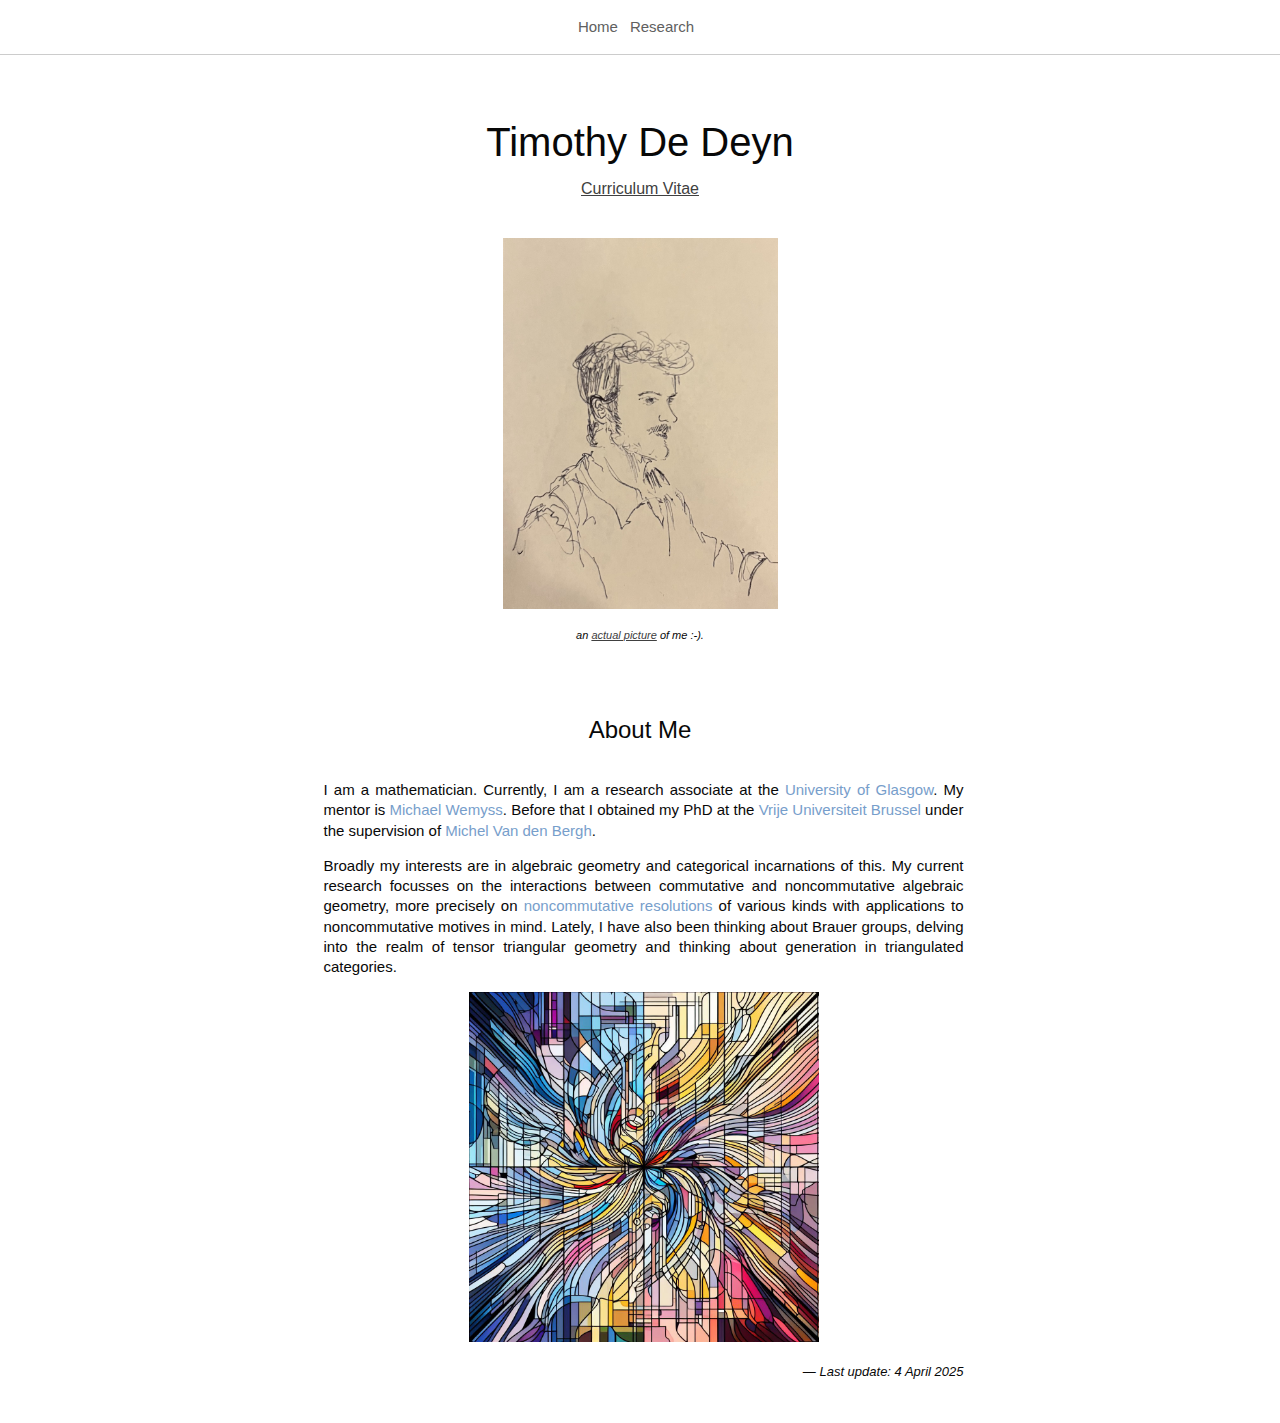
<file: index.html>
<!DOCTYPE html>

<html lang="en">
<head>

  <title>Timothy De Deyn</title>
  <link href="css/style.css" rel="stylesheet" type="text/css">
  <link rel="icon" href="images/favicon.ico">

  <meta charset="utf-8">
  <meta name="viewport" content="width=device-width, initial-scale=1.0">
  <meta name="description" content="Homepage of Timothy De Deyn, a mathematician"/>
  <meta name="keywords" content="Timothy, De Deyn, Maths, Math, noncommutative algebraic geometry">
  <meta name="subject" content="Homepage">
  <meta name="author" content="Timothy De Deyn">
  <meta name="robots" content="index,follow" />
  <meta name="language" content="en_GB">
  <meta name="url" content="https://tdedeyn.github.io">

</head>

<body>

<div style="padding-top:18px;padding-bottom:18px;width:100%;margin-top:0px;min-width:710px;border-bottom:0px solid #cccccc;text-align:center;font-size:16px">
  <a href="index.html" class="menulink">Home</a>&nbsp;&nbsp;
  <a href="Research/index.html" class="menulink">Research</a>&nbsp;&nbsp;
</div>

<div style="width:100%;margin-top:0px;min-width:720px;border-bottom:1px solid #cccccc">
</div>

<div class="container">
  <div class="wrapper">

    <div style="margin-top:65px">

      <div style="margin-bottom:15px;font-size:40px;text-align:center">
        Timothy De Deyn
      </div>
      <div style="margin-bottom:40px;font-size:16px;text-align:center">
        <a href="files/cv-hp.pdf">Curriculum Vitae</a>
      </div>

    </div>

    <p style="text-align: center">
    <img src="images/tdd.jpg" width="275" height="371" alt="tdd" title="Sketch made by unknown.">
    <div style="text-align: center;font-size:11px"><i>an <a href="image.html">actual picture</a> of me :-).</i></div>
    </p>

    <div class="text">
      <div class="pagetitle">
        About Me
      </div>
      <div class="textblock">
      <p> 
        I am a mathematician.  Currently, I am a research associate at the <a class="alt" href="https://www.gla.ac.uk/schools/mathematicsstatistics/">University of Glasgow</a>. My mentor is <a class="alt" href="https://www.maths.gla.ac.uk/~mwemyss/">Michael Wemyss</a>. 
        Before that I obtained my PhD at the <a class="alt" href="https://we.vub.ac.be/en/department-mathematics-and-data-science">Vrije Universiteit Brussel</a> under the supervision of  <a class="alt" href="https://www.cantate.be/">Michel Van den Bergh</a>.
      </p>
      <p>
        Broadly my interests are in algebraic geometry and categorical incarnations of this.
        My current research focusses on the interactions between commutative and noncommutative algebraic geometry, 
        more precisely on <a class="alt" href="files/intro.pdf">noncommutative resolutions</a> of various kinds with applications to noncommutative motives in mind.
        Lately, I have also been thinking about Brauer groups, delving into the realm of tensor triangular geometry and thinking about generation in triangulated categories.
      </p>
      <p style="text-align: center">
        <img src="images/NC.jpg" width="350" height="350" alt="NC" title="Noncommutative according to Bing.">
      </p>
      <div class="problems" style="font-size:13px"><i>&#8212; Last update: 4 April 2025</i></div>
      </div>
    </div>
    </div>
  </div>
</div>

</body>

</html>
</file>
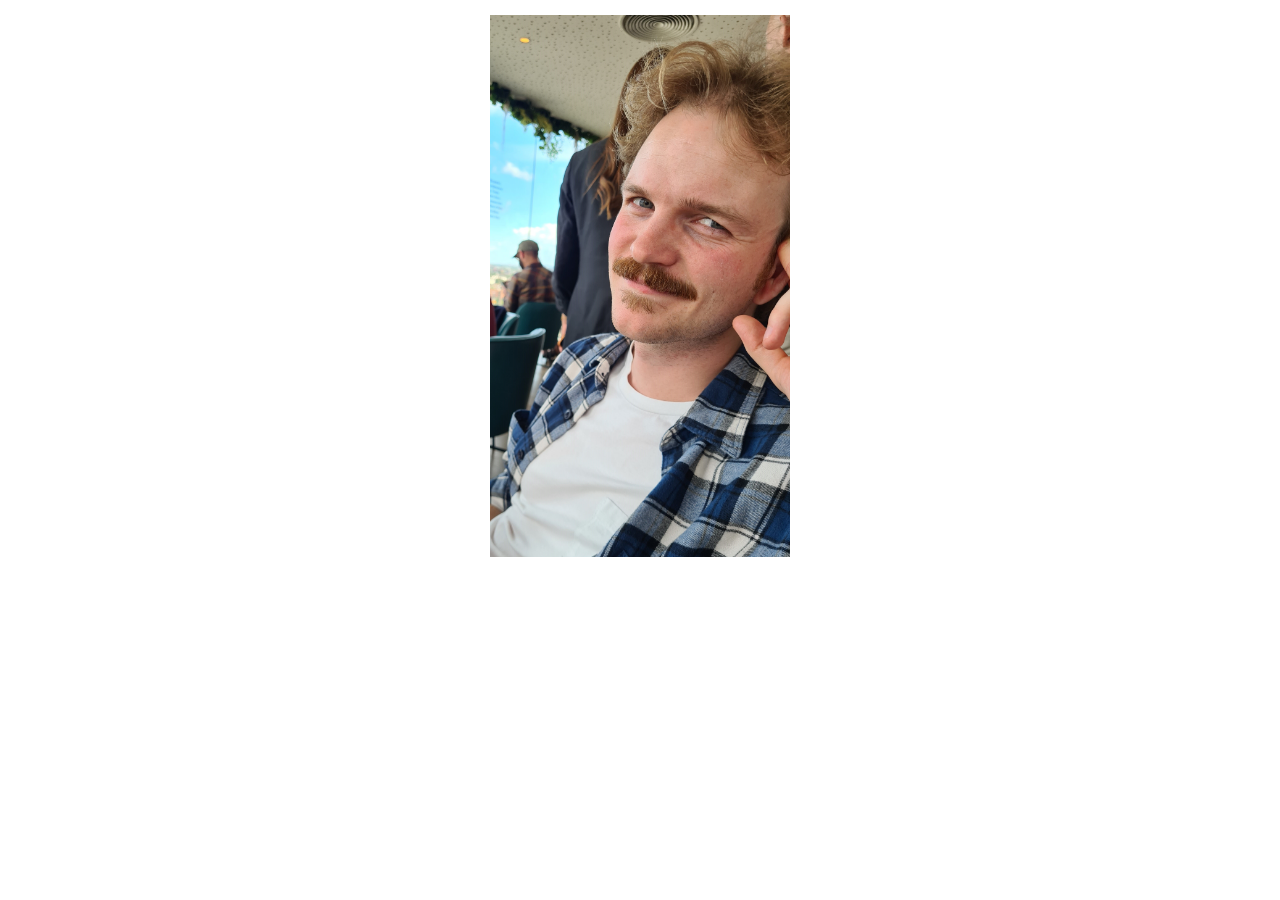
<file: image.html>
<!DOCTYPE html>

<html lang="en">
<head>

  <title>Timothy De Deyn</title>
  <link rel="stylesheet" href="css/style.css" type="text/css">
  <link rel="icon" href="images/favicon.ico">

</head>
<body>

<p style="text-align: center">
    <img src="images/atdd.jpg" width="300" height="542" alt="tdd" title="Photo courtesy of Emmy Van Rooy.">
</p>

</body>
</html>
</file>
<file: css/style.css>
/* Courtesy of Pablo S Ocal who I coppied parts of this from */
html { position: relative;min-height: 100%; }

body { margin: 0 0 0px;padding:0px;border:0px;font-size:15px }
.wrapper { width:650px;margin: 0 auto;padding-left:0px;padding-bottom:30px }
.container { min-width:650px;color:#080808;padding:0px 30px 30px 30px;font-family:helvetica,arial;line-height: }

a { text-decoration:underline;color:#404040;font-family:helvetica,arial }
a:hover { text-decoration:underline;color:#202020}

a.alt { text-decoration:none;color:#779ECB;font-family:helvetica,arial }
a.alt:hover { text-decoration:none;color:#202020; }

a.alt2 { text-decoration:none;color:#404040;font-family:helvetica,arial }
a.alt2:hover { text-decoration:none;color:#202020}

p { line-height:135% }

sup, sub { vertical-align:baseline;position:relative;top:-0.4em }
sub { top:0.4em }

.pagetitle { margin-bottom:40px;font-size:24px;text-align:center;font-family:helvetica,arial }

a.menulink { text-decoration:none;color:#606060;font-size:15px;font-family:helvetica,arial }
a.menulink:hover { text-decoration:underline;color:#202020}

.text { margin-top:80px;line-height:125% }
.textblock { padding-left:7px;width:640px;margin:0 auto;text-align:justify }
.textblockcentre { padding-left:2px;width:620px;text-align:center }
.textblocklist { padding-left:7px;width:640px;margin:0 auto;line-height:150% }

.problems { float:right }
a.problems { text-decoration:none;color:#909090;border-bottom:0px solid #aaaaaa;font-family:helvetica,arial }
a.problems:hover { text-decoration:none;color:#202020;border-bottom:1px solid #303030 }

/*** Works on common browsers ***/
::selection {
    background-color: #000000;
    color: #ffffff;
}

/*** Mozilla based browsers ***/
::-moz-selection {
    background-color: #000000;
    color: #ffffff;
}

/***For Other Browsers ***/
::-o-selection {
    background-color: #000000;
    color: #ffffff;
}

::-ms-selection {
    background-color: #000000;
    color: #ffffff;
}

/*** For Webkit ***/
::-webkit-selection {
    background-color: #000000;
    color: #ffffff;
}
</file>
